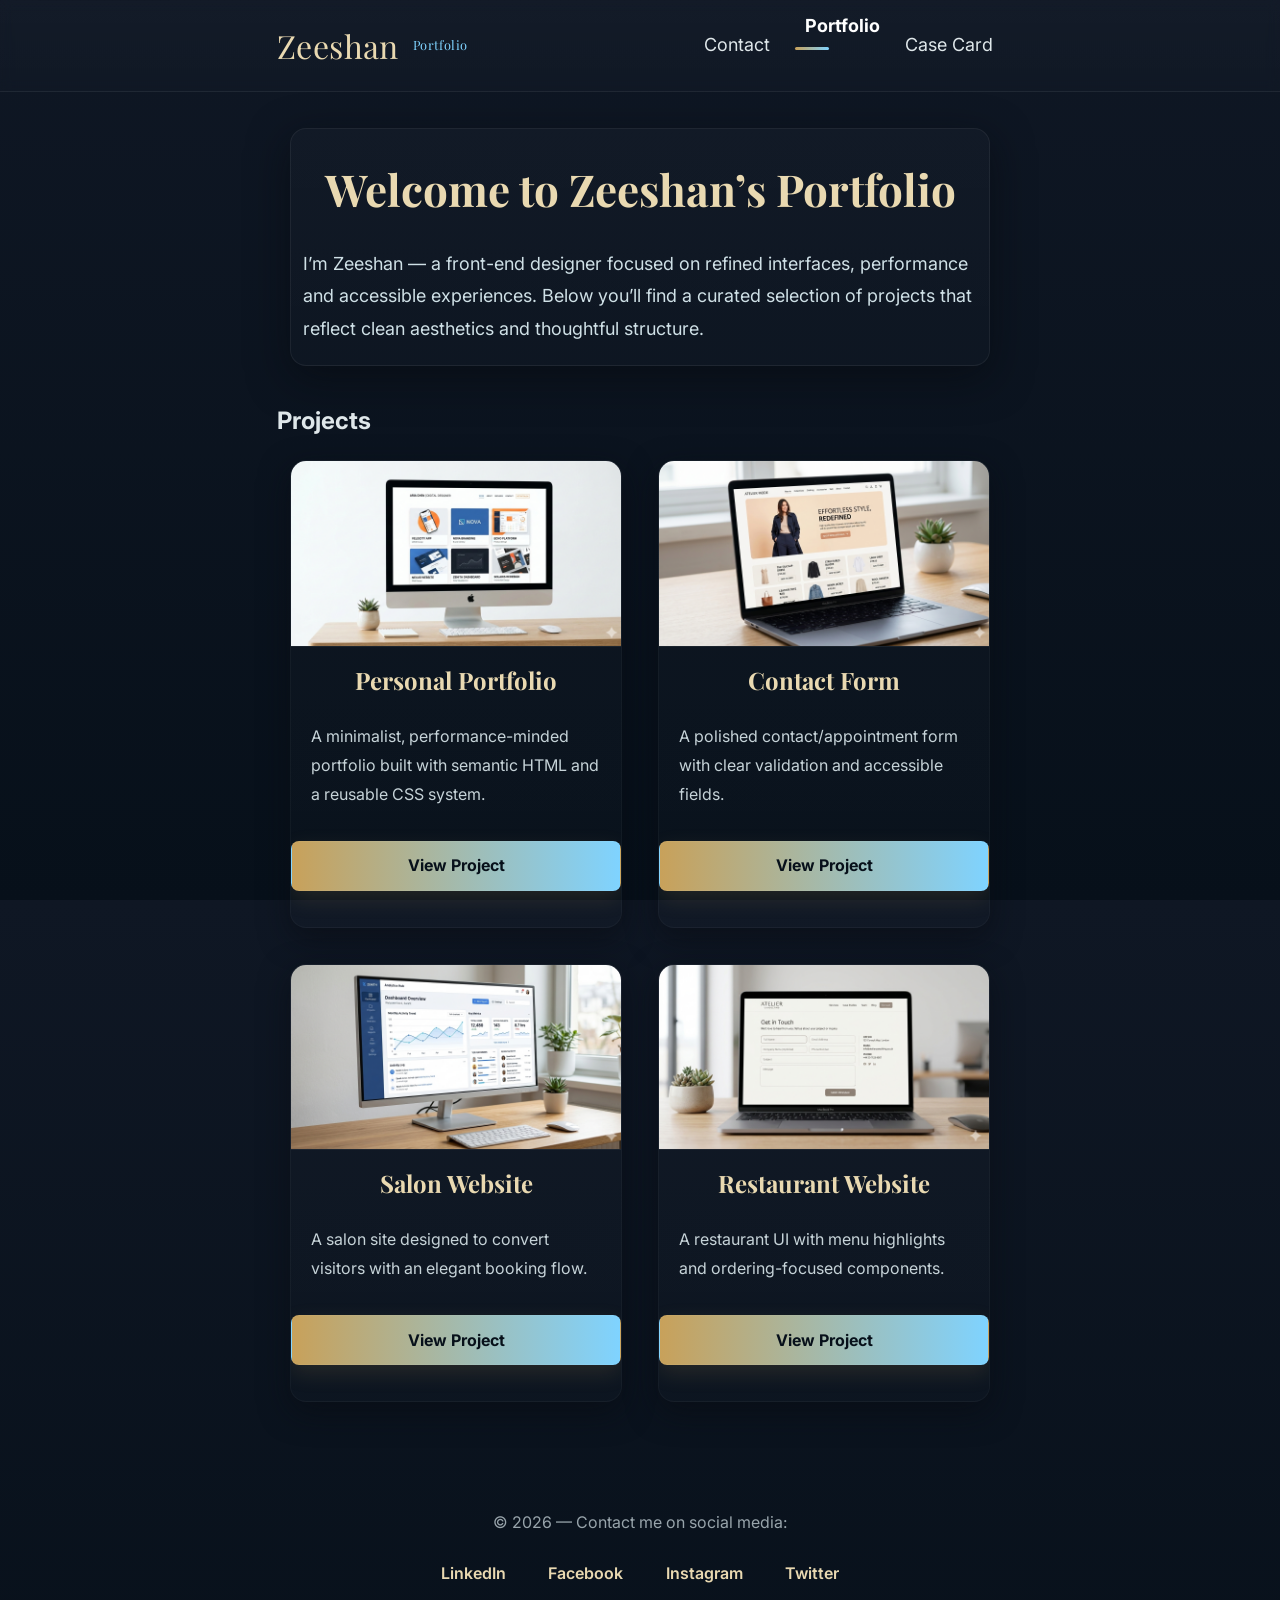
<file: index.html>
<!DOCTYPE html>
<html lang="en">
  <head>
    <meta charset="utf-8" />
    <meta name="viewport" content="width=device-width,initial-scale=1" />
    <title>Zeeshan — Portfolio (Luxury)</title>

    <link rel="preconnect" href="https://fonts.googleapis.com" />
    <link rel="preconnect" href="https://fonts.gstatic.com" crossorigin />
    <link href="https://fonts.googleapis.com/css2?family=Inter:wght@300;400;600;700&family=Playfair+Display:wght@500;700&display=swap" rel="stylesheet">

    <link rel="stylesheet" href="style-sheet/globel.css">
    <link rel="stylesheet" href="style-sheet/portfolio.css">
  </head>
  <body>
    <a class="skip-link-btn" href="#main-content">Skip to main content</a>

    <header class="main-header" role="banner">
      <div class="main-header-container">
        <a href="index.html" class="logo">Zeeshan<span style="font-size:0.8rem; color:var(--color-highlight); margin-left:6px;">Portfolio</span></a>

        <nav class="nav-list" role="navigation" aria-label="Main navigation">
          <ul>
            <li><a href="contact.html">Contact</a></li>
            <li><a href="index.html" class="active">Portfolio</a></li>
            <li><a href="case-card.html">Case Card</a></li>
          </ul>
        </nav>
      </div>
    </header>

    <main class="main-content container" id="main-content">
      <section class="section section-intro">
        <h1 class="section__section-title">Welcome to Zeeshan’s Portfolio</h1>
        <p class="intro-section-detail">I’m Zeeshan — a front-end designer focused on refined interfaces, performance and accessible experiences. Below you’ll find a curated selection of projects that reflect clean aesthetics and thoughtful structure.</p>
      </section>
      
        <h2 id="projects-heading" class="visually-hidden">Projects</h2>
      
      <section class="section project__cards" aria-labelledby="projects-heading">
        <div class="card">
          <img class="card__image" src="images/first-card.png" alt="Screenshot: Personal portfolio project" decoding="async" loading="lazy">
          <h2 class="card__title">Personal Portfolio</h2>
          <p class="card__description">A minimalist, performance-minded portfolio built with semantic HTML and a reusable CSS system.</p>
          <a class="card__button card__button--highlight" href="case-card.html" aria-label="View personal portfolio case study">View Project</a>
        </div>

        <div class="card">
          <img class="card__image" src="images/second-card.png" alt="Screenshot: Contact form project" decoding="async" loading="lazy">
          <h2 class="card__title">Contact Form</h2>
          <p class="card__description">A polished contact/appointment form with clear validation and accessible fields.</p>
          <a class="card__button card__button--highlight" href="contact.html" aria-label="View contact form project">View Project</a>
        </div>

        <div class="card">
          <img class="card__image" src="images/third-card.png" alt="Screenshot: Salon website project" decoding="async" loading="lazy">
          <h2 class="card__title">Salon Website</h2>
          <p class="card__description">A salon site designed to convert visitors with an elegant booking flow.</p>
          <a class="card__button card__button--highlight" href="case-card.html">View Project</a>
        </div>

        <div class="card">
          <img class="card__image" src="images/fourth-card.png" alt="Screenshot: Restaurant website project" decoding="async" loading="lazy">
          <h2 class="card__title">Restaurant Website</h2>
          <p class="card__description">A restaurant UI with menu highlights and ordering-focused components.</p>
          <a class="card__button card__button--highlight" href="case-card.html">View Project</a>
        </div>
      </section>
    </main>

    <footer class="page-footer page-footer__basic" role="contentinfo">
      <span class="footer-detail">© 2026 — Contact me on social media:</span>
      <div class="social-links">
        <a href="https://www.linkedin.com/in/zeeshan-ali-9a0b4b1b5/" target="_blank" rel="noopener noreferrer">LinkedIn</a>
        <a href="https://www.facebook.com/zeeshan.ali.568/" target="_blank" rel="noopener noreferrer">Facebook</a>
        <a href="https://www.instagram.com/zeeshan_ali_47/" target="_blank" rel="noopener noreferrer">Instagram</a>
        <a href="https://www.twitter.com/zeeshan_ali_47/" target="_blank" rel="noopener noreferrer">Twitter</a>
      </div>
    </footer>
  </body>
</html>
</file>
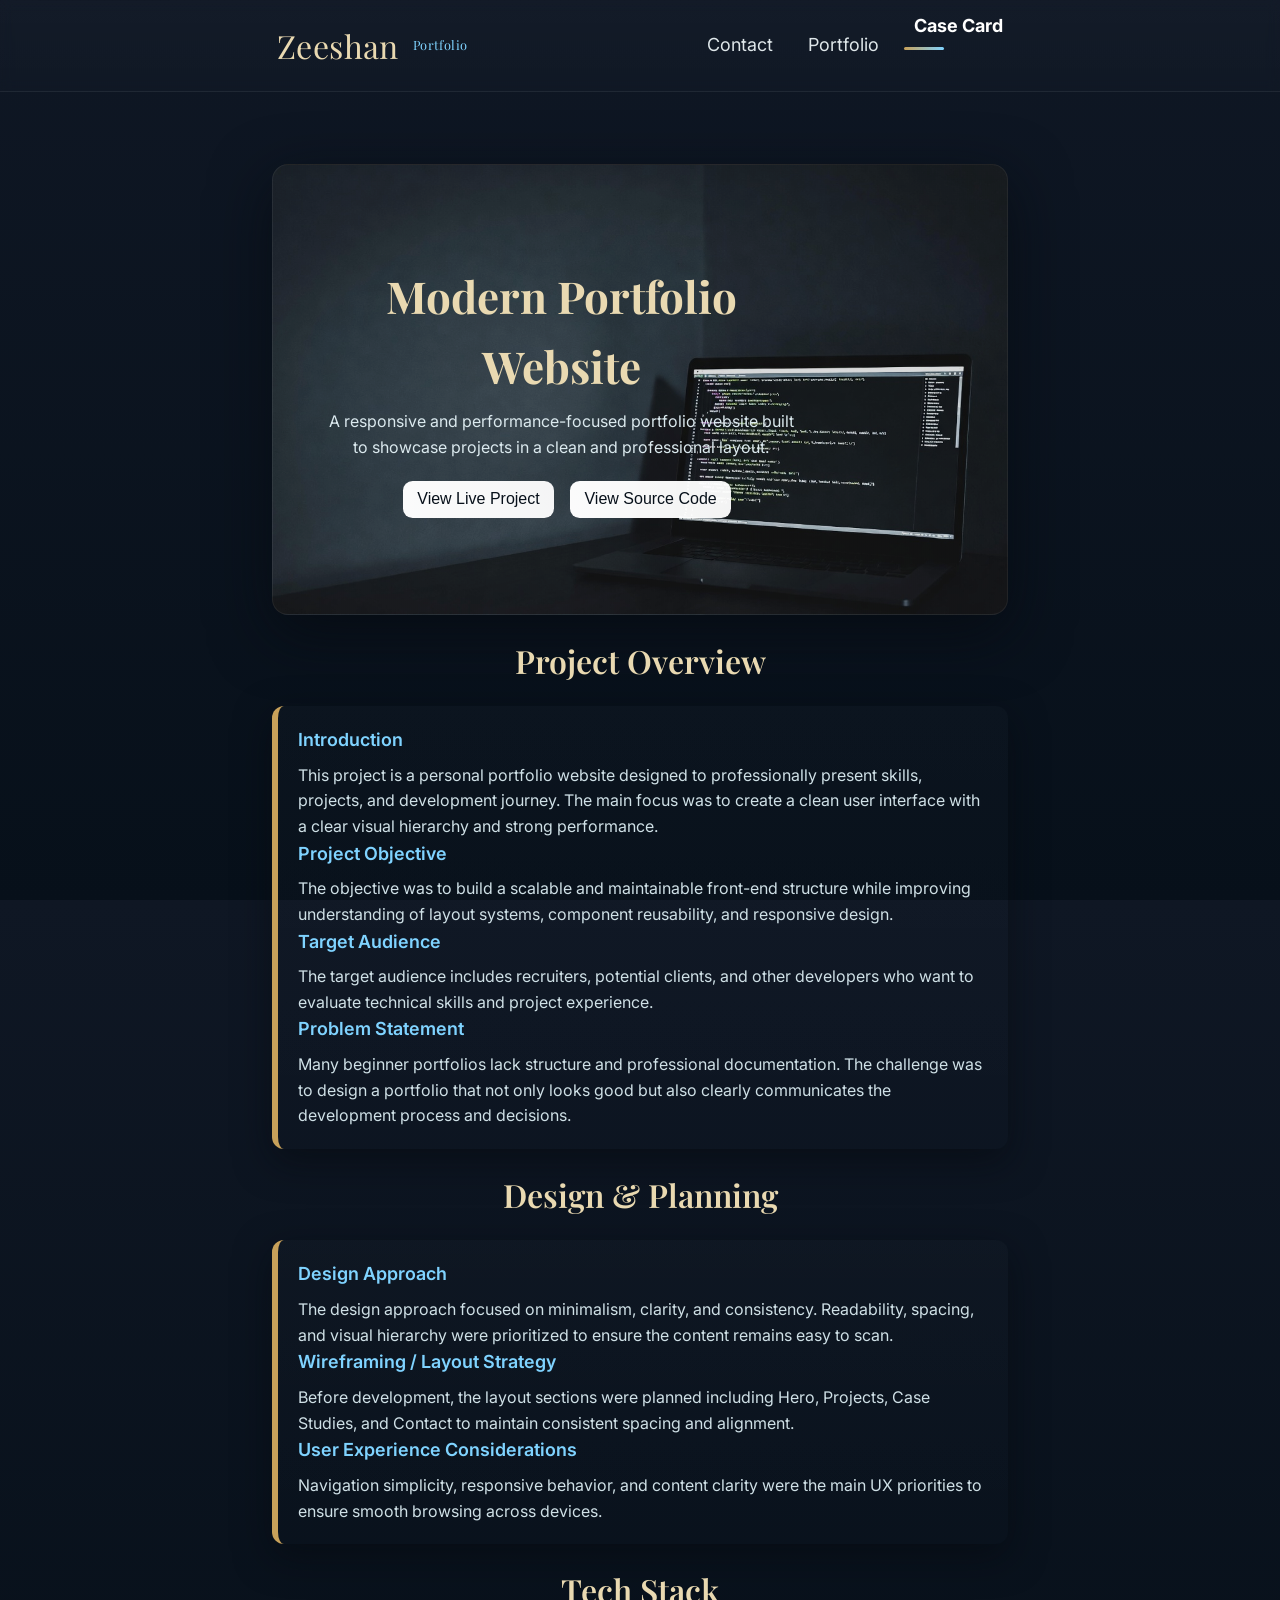
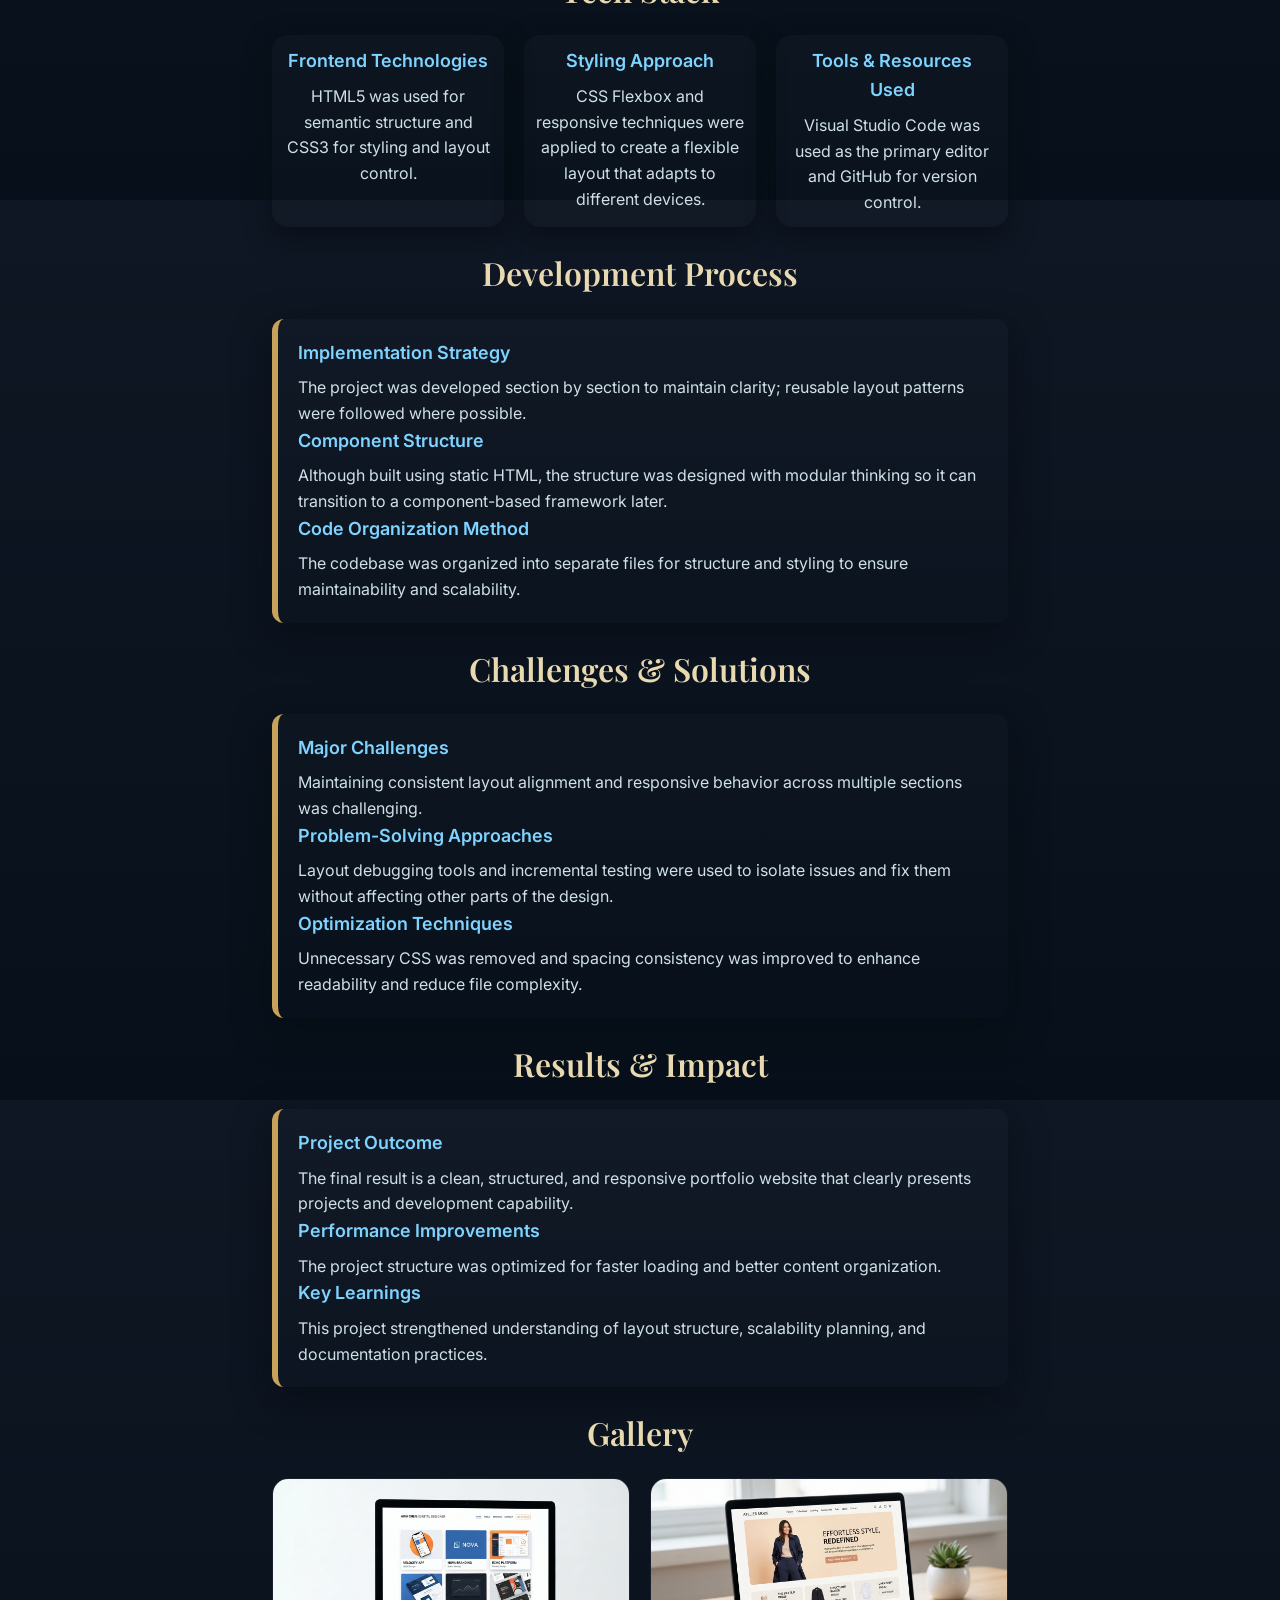
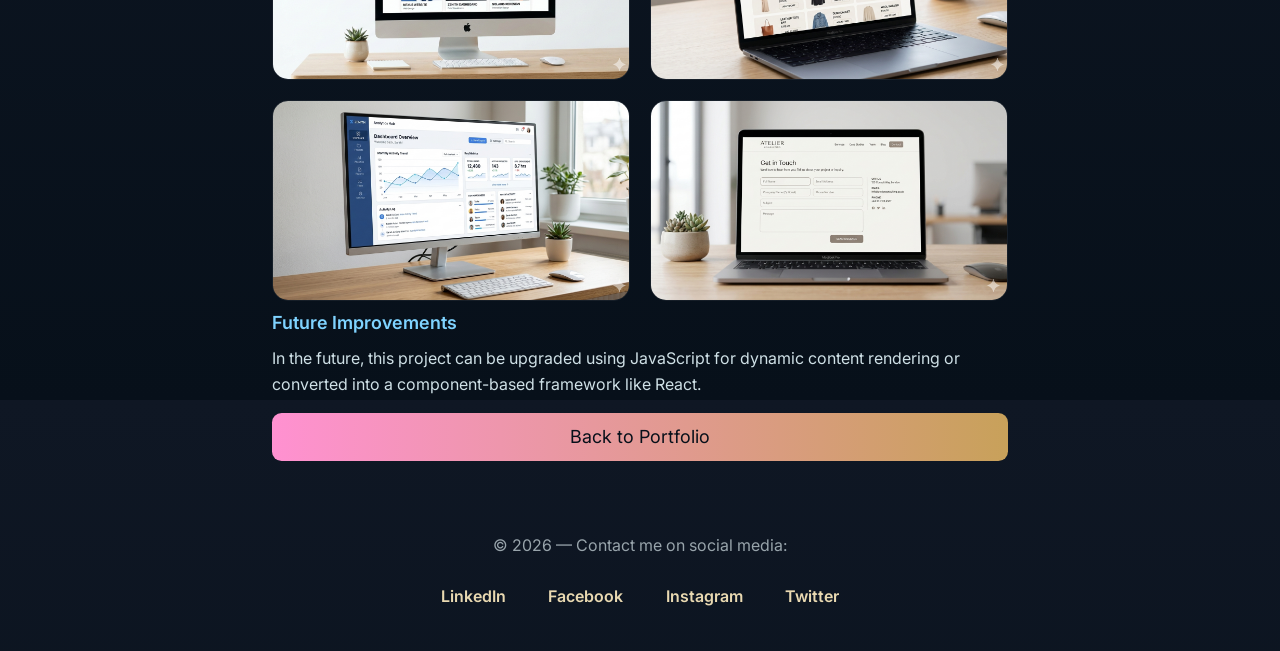
<file: case-card.html>
<!DOCTYPE html>
<html lang="en">
  <head>
    <meta charset="utf-8" />
    <meta name="viewport" content="width=device-width,initial-scale=1" />
    <title>Case Study — Modern Portfolio (Luxury)</title>

    <link rel="preconnect" href="https://fonts.googleapis.com" />
    <link rel="preconnect" href="https://fonts.gstatic.com" crossorigin />
    <link href="https://fonts.googleapis.com/css2?family=Inter:wght@300;400;600;700&family=Playfair+Display:wght@500;700&display=swap" rel="stylesheet">

    <link rel="stylesheet" href="style-sheet/globel.css">
    <link rel="stylesheet" href="style-sheet/case-card.css">
  </head>
  <body>
    <a class="skip-link-btn" href="#main-content">Skip to main content</a>

    <header class="main-header">
      <div class="main-header-container">
        <a href="index.html" class="logo">Zeeshan<span style="font-size:0.8rem; color:var(--color-highlight); margin-left:6px;">Portfolio</span></a>
        <nav class="nav-list" role="navigation" aria-label="Main navigation">
          <ul>
            <li><a href="contact.html">Contact</a></li>
            <li><a href="index.html">Portfolio</a></li>
            <li><a href="case-card.html" class="active">Case Card</a></li>
          </ul>
        </nav>
      </div>
    </header>

    <main id="main-content" class="main-content-for-case-card container" role="main">
      <section class="hero-section" aria-labelledby="project-heading">
        <div class="hero-image-container">
          <h1 id="project-heading" class="hero-title">Modern Portfolio Website</h1>
          <p class="hero-description">A responsive and performance-focused portfolio website built to showcase projects in a clean and professional layout.</p>
          <div>
            <button class="btn" aria-label="View live project">View Live Project</button>
            <button class="btn" aria-label="View source code">View Source Code</button>
          </div>
        </div>
      </section>

      <h2 class="section-title">Project Overview</h2>
      <section class="project-overview">
        <div class="project-details">
          <h3>Introduction</h3>
          <p>This project is a personal portfolio website designed to professionally present skills, projects, and development journey. The main focus was to create a clean user interface with a clear visual hierarchy and strong performance.</p>
        </div>

        <div class="project-details">
          <h3>Project Objective</h3>
          <p>The objective was to build a scalable and maintainable front-end structure while improving understanding of layout systems, component reusability, and responsive design.</p>
        </div>

        <div class="project-details">
          <h3>Target Audience</h3>
          <p>The target audience includes recruiters, potential clients, and other developers who want to evaluate technical skills and project experience.</p>
        </div>

        <div class="project-details">
          <h3>Problem Statement</h3>
          <p>Many beginner portfolios lack structure and professional documentation. The challenge was to design a portfolio that not only looks good but also clearly communicates the development process and decisions.</p>
        </div>
      </section>

      <h2 class="section-title">Design & Planning</h2>
      <section class="project-details-section">
        <div class="project-details">
          <h3>Design Approach</h3>
          <p>The design approach focused on minimalism, clarity, and consistency. Readability, spacing, and visual hierarchy were prioritized to ensure the content remains easy to scan.</p>
        </div>

        <div class="project-details">
          <h3>Wireframing / Layout Strategy</h3>
          <p>Before development, the layout sections were planned including Hero, Projects, Case Studies, and Contact to maintain consistent spacing and alignment.</p>
        </div>

        <div class="project-details">
          <h3>User Experience Considerations</h3>
          <p>Navigation simplicity, responsive behavior, and content clarity were the main UX priorities to ensure smooth browsing across devices.</p>
        </div>
      </section>

      <h2 class="section-title">Tech Stack</h2>
      <section class="skills-section">
        <div class="skills-card-container">
          <div class="skills-card">
            <h3>Frontend Technologies</h3>
            <p>HTML5 was used for semantic structure and CSS3 for styling and layout control.</p>
          </div>

          <div class="skills-card">
            <h3>Styling Approach</h3>
            <p>CSS Flexbox and responsive techniques were applied to create a flexible layout that adapts to different devices.</p>
          </div>

          <div class="skills-card">
            <h3>Tools & Resources Used</h3>
            <p>Visual Studio Code was used as the primary editor and GitHub for version control.</p>
          </div>
        </div>
      </section>

      <h2 class="section-title">Development Process</h2>
      <section class="development-process">
        <div class="development-process-container">
          <h3>Implementation Strategy</h3>
          <p>The project was developed section by section to maintain clarity; reusable layout patterns were followed where possible.</p>
        </div>

        <div class="development-process-container">
          <h3>Component Structure</h3>
          <p>Although built using static HTML, the structure was designed with modular thinking so it can transition to a component-based framework later.</p>
        </div>

        <div class="development-process-container">
          <h3>Code Organization Method</h3>
          <p>The codebase was organized into separate files for structure and styling to ensure maintainability and scalability.</p>
        </div>
      </section>

      <h2 class="section-title">Challenges & Solutions</h2>
      <section class="challenges-solutions">
        <div class="problems-and-solutions-container">
          <h3>Major Challenges</h3>
          <p>Maintaining consistent layout alignment and responsive behavior across multiple sections was challenging.</p>
        </div>

        <div class="problems-and-solutions-container">
          <h3>Problem-Solving Approaches</h3>
          <p>Layout debugging tools and incremental testing were used to isolate issues and fix them without affecting other parts of the design.</p>
        </div>

        <div class="problems-and-solutions-container">
          <h3>Optimization Techniques</h3>
          <p>Unnecessary CSS was removed and spacing consistency was improved to enhance readability and reduce file complexity.</p>
        </div>
      </section>

      <h2 class="section-title">Results & Impact</h2>
      <section class="results-impact">
        <div class="results-reflections-container">
          <h3>Project Outcome</h3>
          <p>The final result is a clean, structured, and responsive portfolio website that clearly presents projects and development capability.</p>
        </div>

        <div class="results-reflections-container">
          <h3>Performance Improvements</h3>
          <p>The project structure was optimized for faster loading and better content organization.</p>
        </div>

        <div class="results-reflections-container">
          <h3>Key Learnings</h3>
          <p>This project strengthened understanding of layout structure, scalability planning, and documentation practices.</p>
        </div>
      </section>

      <section class="gallery-section">
        <h2 class="section-title">Gallery</h2>
        <div class="gallery-container">
          <img class="gallery-image" src="images/first-card.png" alt="Project screenshot 1" decoding="async" loading="lazy">
          <img class="gallery-image" src="images/second-card.png" alt="Project screenshot 2" decoding="async" loading="lazy">
          <img class="gallery-image" src="images/third-card.png" alt="Project screenshot 3" decoding="async" loading="lazy">
          <img class="gallery-image" src="images/fourth-card.png" alt="Project screenshot 4" decoding="async" loading="lazy">
        </div>
      </section>

      <section>
        <div class="future-improvements">
          <h3>Future Improvements</h3>
          <p>In the future, this project can be upgraded using JavaScript for dynamic content rendering or converted into a component-based framework like React.</p>
          <a class="btn btn--highlight-secondary btn__position" href="index.html" aria-label="Back to portfolio">Back to Portfolio</a>
        </div>
      </section>
    </main>

    <footer class="page-footer page-footer__basic">
      <span class="footer-detail">© 2026 — Contact me on social media:</span>
      <div class="social-links">
        <a href="https://www.linkedin.com/in/zeeshan-ali-9a0b4b1b5/" target="_blank" rel="noopener noreferrer">LinkedIn</a>
        <a href="https://www.facebook.com/zeeshan.ali.568/" target="_blank" rel="noopener noreferrer">Facebook</a>
        <a href="https://www.instagram.com/zeeshan_ali_47/" target="_blank" rel="noopener noreferrer">Instagram</a>
        <a href="https://www.twitter.com/zeeshan_ali_47/" target="_blank" rel="noopener noreferrer">Twitter</a>
      </div>
    </footer>
  </body>
</html>
</file>
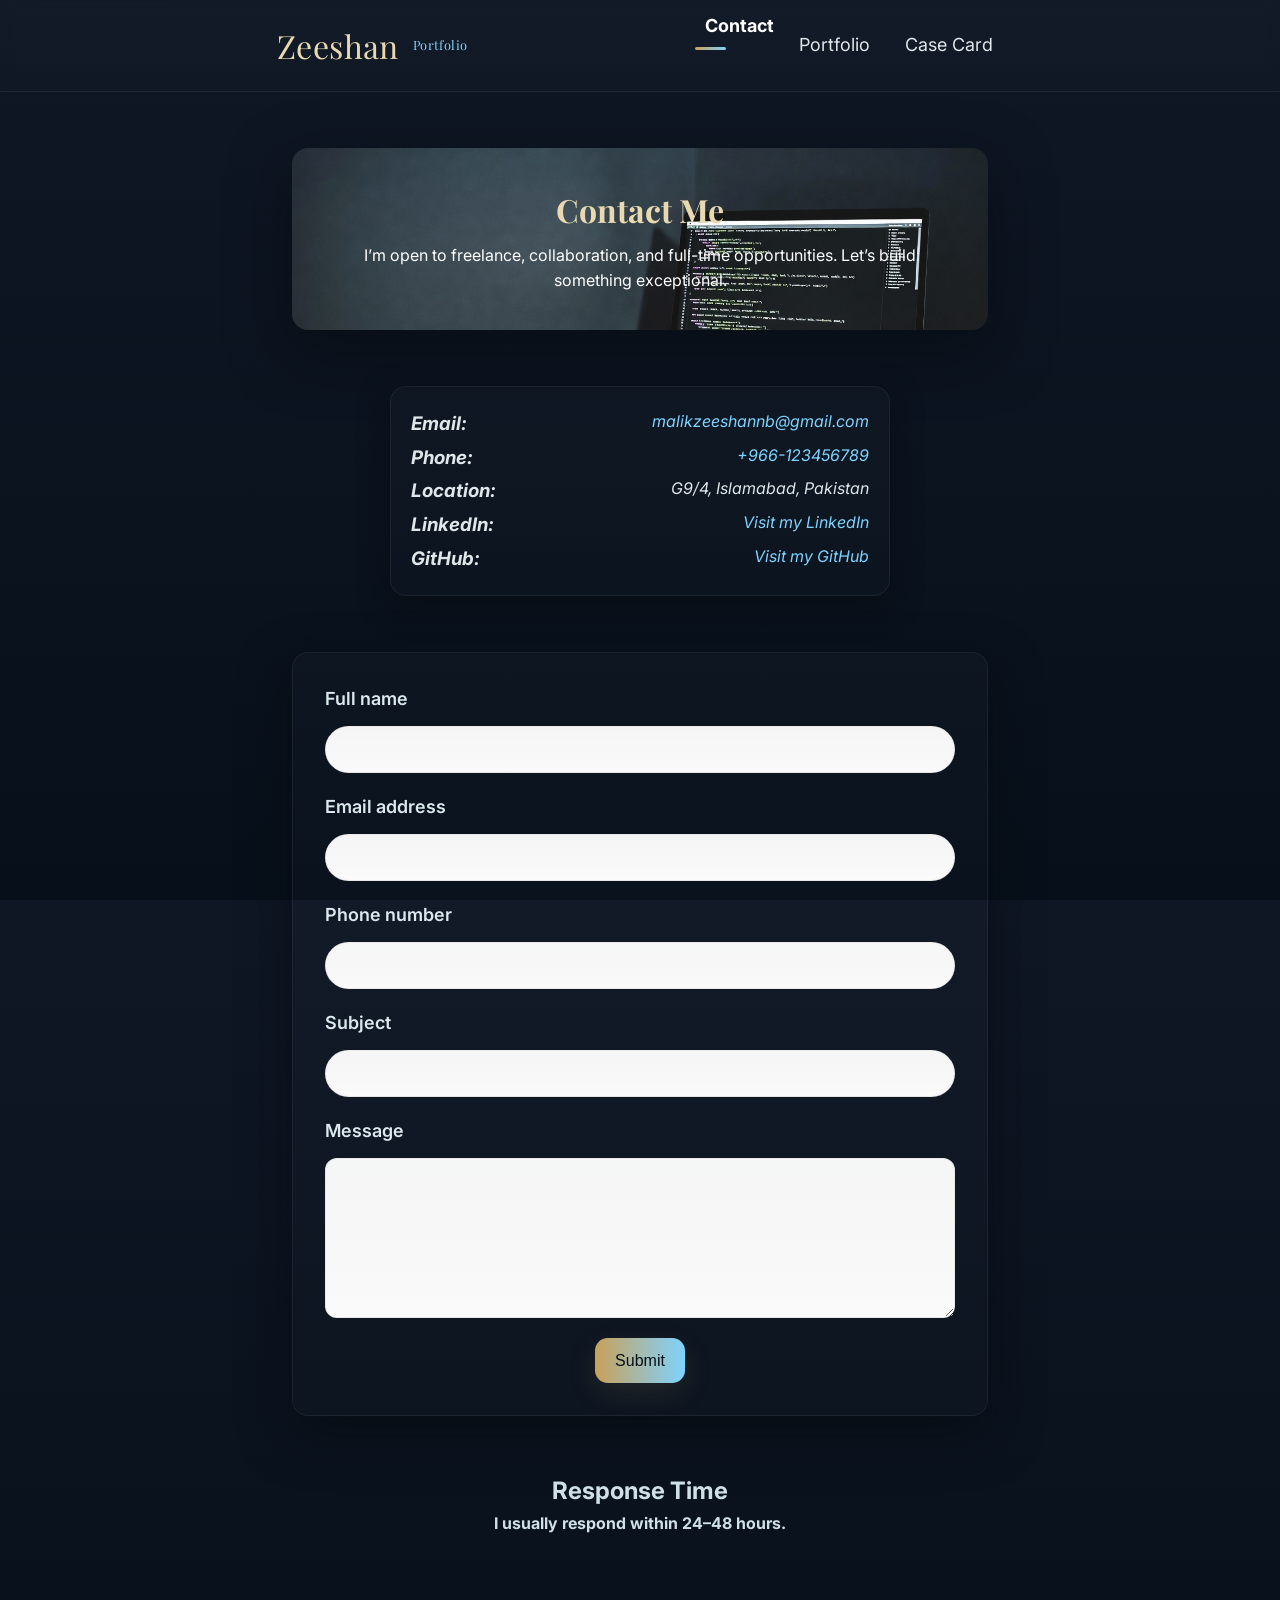
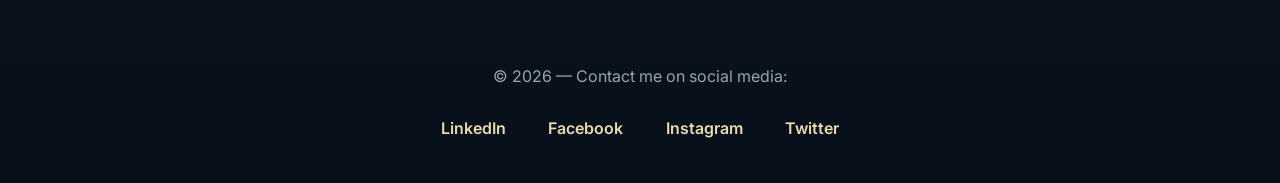
<file: contact.html>
<!DOCTYPE html>
<html lang="en">
  <head>
    <meta charset="utf-8" />
    <meta name="viewport" content="width=device-width,initial-scale=1" />
    <title>Contact — Zeeshan (Luxury)</title>

    <link rel="preconnect" href="https://fonts.googleapis.com" />
    <link rel="preconnect" href="https://fonts.gstatic.com" crossorigin />
    <link href="https://fonts.googleapis.com/css2?family=Inter:wght@300;400;600;700&family=Playfair+Display:wght@500;700&display=swap" rel="stylesheet">

    <link rel="stylesheet" href="style-sheet/globel.css">
    <link rel="stylesheet" href="style-sheet/contact-page.css">
  </head>
  <body>
    <a class="skip-link-btn" href="#main-content">Skip to main content</a>

    <header class="main-header">
      <div class="main-header-container">
        <a href="index.html" class="logo">Zeeshan<span style="font-size:0.8rem; color:var(--color-highlight); margin-left:6px;">Portfolio</span></a>
        <nav class="nav-list" role="navigation" aria-label="Main navigation">
          <ul>
            <li><a href="contact.html" class="active">Contact</a></li>
            <li><a href="index.html">Portfolio</a></li>
            <li><a href="case-card.html">Case Card</a></li>
          </ul>
        </nav>
      </div>
    </header>

    <main class="main-content container" id="main-content" role="main">
      <section class="hero-section" aria-hidden="false">
        <h1 class="section-title">Contact Me</h1>
        <p>I’m open to freelance, collaboration, and full-time opportunities. Let’s build something exceptional.</p>
      </section>

      <section class="contact-information-section">
        <address>
          <div class="contact-info">
            <h3>Email:</h3>
            <a href="mailto:malikzeeshannb@gmail.com">malikzeeshannb@gmail.com</a>
          </div>
          <div class="contact-info">
            <h3>Phone:</h3>
            <a href="tel:+966-123456789">+966-123456789</a>
          </div>
          <div class="contact-info">
            <h3>Location:</h3>
            <span class="location-info">G9/4, Islamabad, Pakistan</span>
          </div>
          <div class="contact-info">
            <h3>LinkedIn:</h3>
            <a aria-label="contact me on my LinkedIn account" href="https://www.linkedin.com" target="_blank" rel="noopener noreferrer">Visit my LinkedIn</a>
          </div>
          <div class="contact-info">
            <h3>GitHub:</h3>
            <a aria-label="contact me on my GitHub account" href="https://www.github.com" target="_blank" rel="noopener noreferrer">Visit my GitHub</a>
          </div>
        </address>
      </section>

      <section class="contact-form-section">
        <form method="post" action="#" aria-label="Contact form">
          <div class="input-block">
            <label for="name">Full name</label>
            <input class="input input__border" type="text" id="name" name="name" required>
          </div>

          <div class="input-block">
            <label for="email">Email address</label>
            <input class="input input__border" type="email" id="email" name="email" required>
          </div>

          <div class="input-block">
            <label for="phone">Phone number</label>
            <input class="input input__border" type="tel" id="phone" name="phone">
          </div>

          <div class="input-block">
            <label for="subject">Subject</label>
            <input class="input input__border" type="text" id="subject" name="subject">
          </div>

          <div class="input-block">
            <label for="message">Message</label>
            <textarea class="textarea__border" id="message" name="message" rows="5" cols="30" maxlength="500" minlength="10" required></textarea>
          </div>

          <button class="btn btn--highlight" type="submit">Submit</button>
        </form>
      </section>

      <section class="responsive-feedback">
        <h2>Response Time</h2>
        <h4>I usually respond within 24–48 hours.</h4>
      </section>
    </main>

    <footer class="page-footer page-footer__basic">
      <span class="footer-detail">© 2026 — Contact me on social media:</span>
      <div class="social-links">
        <a href="https://www.linkedin.com/in/zeeshan-ali-9a0b4b1b5/" target="_blank" rel="noopener noreferrer">LinkedIn</a>
        <a href="https://www.facebook.com/zeeshan.ali.568/" target="_blank" rel="noopener noreferrer">Facebook</a>
        <a href="https://www.instagram.com/zeeshan_ali_47/" target="_blank" rel="noopener noreferrer">Instagram</a>
        <a href="https://www.twitter.com/zeeshan_ali_47/" target="_blank" rel="noopener noreferrer">Twitter</a>
      </div>
    </footer>
  </body>
</html>
</file>
<file: style-sheet/globel.css>
* {
  margin: 0;
  padding: 0;
  box-sizing: border-box;
}

:root {
  --font-heading: 'Playfair Display', serif;
  --font-body: 'Inter', system-ui, -apple-system, 'Segoe UI', Roboto, 'Helvetica Neue', Arial, sans-serif;

  --text-sm: 1rem;
  --text-md: 1.125rem;
  --text-lg: 1.5rem;
  --text-xl: 2rem;
  --text-xxl: 2.75rem;

  --radius-medium: 1rem;
  --radius-pill: 999px;

  --space-xs: 0.25rem;
  --space-sm: 0.75rem;
  --space-md: 1.25rem;
  --space-lg: 2.25rem;
  --space-xl: 3.5rem;

  --color-bg: #0f1724;
  --color-surface: #0b1622;
  --color-muted: #dfe7ea;
  --color-accent: #c8a15a;
  --color-accent-2: #e9d9b1;
  --color-highlight: #7fd3ff;
  --color-shadow: rgba(6, 10, 15, 0.6);

  --glass-bg: rgba(255,255,255,0.03);
  --glass-border: rgba(255,255,255,0.06);

  --easing: cubic-bezier(.2,.9,.2,1);
}

html, body {
  height: 100%;
  background: linear-gradient(180deg, var(--color-bg) 0%, #07101a 100%);
  color: var(--color-muted);
  font-family: var(--font-body);
  -webkit-font-smoothing: antialiased;
  -moz-osx-font-smoothing: grayscale;
  line-height: 1.6;
}

.container {
  max-width: 75ch;
  margin-inline: auto;
  padding: 0 var(--space-sm);
}

.skip-link-btn {
  position: absolute;
  top: 1rem;
  left: 1rem;
  z-index: 1000;
  padding: 0.5rem 0.75rem;
  background: linear-gradient(90deg, var(--color-accent), var(--color-accent-2));
  color: #07101a;
  border-radius: var(--radius-medium);
  text-decoration: none;
  transform: translateY(-200%);
  transition: transform 280ms var(--easing), box-shadow 280ms var(--easing);
  box-shadow: 0 6px 18px rgba(8,10,12,0.45);
}

.skip-link-btn:focus {
  transform: translateY(0);
  outline: 3px solid rgba(255,255,255,0.06);
  outline-offset: 4px;
}

.main-header {
  backdrop-filter: blur(6px);
  background: linear-gradient(180deg, rgba(255,255,255,0.02), rgba(255,255,255,0.01));
  border-bottom: 1px solid var(--glass-border);
  position: sticky;
  top: 0;
  z-index: 800;
}

.main-header-container {
  max-width: 75ch;
  margin-inline: auto;
  display: flex;
  align-items: center;
  justify-content: space-between;
  padding: var(--space-sm) var(--space-sm);
}

.logo {
  font-family: var(--font-heading);
  font-size: var(--text-xl);
  letter-spacing: 0.4px;
  color: var(--color-accent-2);
  text-decoration: none;
  display: inline-flex;
  align-items: center;
  gap: 0.5rem;
}

.nav-list ul {
  display: flex;
  gap: 1rem;
  list-style: none;
  align-items: center;
}

.nav-list a {
  color: var(--color-muted);
  font-size: var(--text-md);
  text-decoration: none;
  padding: 0.4rem 0.6rem;
  border-radius: 8px;
  transition: all 240ms var(--easing);
  position: relative;
}

.nav-list a:hover,
.nav-list a:focus {
  color: white;
  transform: translateY(-2px);
  box-shadow: 0 6px 18px rgba(0,0,0,0.6), 0 0 12px rgba(127,211,255,0.06);
}

.nav-list a.active {
  color: white;
  font-weight: 700;
}

.nav-list a.active::after {
  content: "";
  display: block;
  height: 3px;
  width: 40%;
  background: linear-gradient(90deg, var(--color-accent), var(--color-highlight));
  border-radius: 4px;
  margin-top: 6px;
}

.page-footer__basic {
  max-width: 75ch;
  margin-inline: auto;
  padding: var(--space-lg) var(--space-sm);
  text-align: center;
  color: #bfcad0;
}

.footer-detail {
  display: block;
  margin-bottom: var(--space-md);
  color: #98a4ab;
}

.social-links {
  display: flex;
  gap: var(--space-md);
  justify-content: center;
  flex-wrap: wrap;
}

.social-links a {
  color: var(--color-accent-2);
  text-decoration: none;
  font-weight: 600;
  padding: 0.35rem 0.7rem;
  border-radius: 8px;
  transition: transform 220ms var(--easing), box-shadow 220ms var(--easing);
}

.social-links a:hover {
  transform: translateY(-3px);
  box-shadow: 0 8px 20px rgba(6,10,15,0.5);
}

@media (max-width: 760px) {
  .main-header-container {
    padding-inline: var(--space-sm);
  }

  .nav-list ul {
    gap: 0.5rem;
  }

  .logo {
    font-size: 1.125rem;
  }
}
</file>
<file: style-sheet/portfolio.css>
.main-content {
  max-width: 75ch;
  margin-inline: auto;
  padding: var(--space-lg) var(--space-sm);
  min-height: 720px;
  color: var(--color-muted);
}

.section {
  max-width: 70ch;
  margin-inline: auto;
  line-height: 1.8;
  margin-bottom: var(--space-lg);
}

.section-intro {
  padding: var(--space-md) var(--space-sm);
  border-radius: var(--radius-medium);
  background: linear-gradient(180deg, rgba(255,255,255,0.02), rgba(255,255,255,0.01));
  border: 1px solid var(--glass-border);
  box-shadow: 0 12px 40px rgba(6,10,15,0.6);
}

.section__section-title {
  text-align: center;
  font-size: var(--text-xxl);
  font-family: var(--font-heading);
  color: var(--color-accent-2);
  margin-bottom: var(--space-md);
}

.project__cards {
  display: grid;
  grid-template-columns: repeat(auto-fit, minmax(300px, 1fr));
  gap: var(--space-lg);
  margin-top: var(--space-md);
}

.card {
  background: linear-gradient(180deg, rgba(255,255,255,0.02), rgba(255,255,255,0.01));
  border-radius: var(--radius-medium);
  overflow: hidden;
  padding-bottom: var(--space-md);
  transition: transform 350ms var(--easing), box-shadow 350ms var(--easing);
  border: 1px solid rgba(255,255,255,0.03);
  box-shadow: 0 10px 30px rgba(8,12,18,0.6);
}

.card:hover {
  transform: translateY(-8px) scale(1.01);
  box-shadow: 0 26px 60px rgba(6,10,15,0.7);
}

.card__image {
  width: 100%;
  display: block;
  aspect-ratio: 16/9;
  object-fit: cover;
  border-bottom: 1px solid var(--glass-border);
}

.card__title {
  text-align: center;
  margin-top: var(--space-sm);
  font-family: var(--font-heading);
  font-size: var(--text-lg);
  color: var(--color-accent-2);
}

.card__description {
  padding: var(--space-md);
  font-size: var(--text-sm);
  color: #c6d3d8;
}

.card__button {
  display: block;
  text-align: center;
  border-radius: 8px;
  padding: 0.6rem 1rem;
  margin: 0.75rem auto 1rem;
  text-decoration: none;
  background: linear-gradient(90deg, rgba(200,161,90,0.08), rgba(127,211,255,0.03));
  color: var(--color-accent-2);
  font-weight: 700;
  border: 1px solid rgba(255,255,255,0.04);
  cursor: pointer;
  transition: all 260ms var(--easing);
}

.card__button--highlight {
  background: linear-gradient(90deg, var(--color-accent), var(--color-highlight));
  color: #07101a;
  box-shadow: 0 8px 22px rgba(200,161,90,0.14);
}

.card__button:hover {
  transform: translateY(-3px);
}

.section-intro p {
  color: #cfe0e6;
  font-size: var(--text-md);
}
</file>
<file: style-sheet/case-card.css>
.main-content-for-case-card {
  max-width: 76ch;
  margin-inline: auto;
  min-height: 720px;
  padding: var(--space-lg) var(--space-sm);
  color: var(--color-muted);
}

.hero-section {
  background: linear-gradient(180deg, rgba(6,10,15,0.18), rgba(6,10,15,0.12)), url('../images/laptopimage.jpg');
  background-size: cover;
  background-position: center;
  margin-top: var(--space-lg);
  padding: 96px 48px;
  color: #ffffff;
  border-radius: 1rem;
  box-shadow: 0 18px 60px rgba(6,10,15,0.7);
  border: 1px solid var(--glass-border);
}

.hero-title {
  font-family: var(--font-heading);
  font-size: var(--text-xxl);
  color: var(--color-accent-2);
  margin-bottom: 0.5rem;
}

.hero-image-container {
  max-width: 48ch;
  margin-inline: 0 auto;
  text-align: center;
  line-height: 1.6;
}

.hero-description {
  color: #dbe9ee;
  margin-bottom: var(--space-md);
}

.btn {
  background: linear-gradient(90deg, rgba(255,255,255,0.98), rgba(255,255,255,0.95));
  color: #07101a;
  font-size: var(--text-sm);
  cursor: pointer;
  transition: all 260ms var(--easing);
  border: none;
  padding: 0.6rem 0.9rem;
  border-radius: 0.6rem;
  margin-left: var(--space-sm);
}

.btn--highlight {
  background: linear-gradient(90deg, var(--color-accent), var(--color-highlight));
  color: #07101a;
}

.btn--highlight-secondary {
  background: linear-gradient(90deg, #ff91d1, var(--color-accent));
  color: #07101a;
  
}

.btn:hover {
  transform: translateY(-4px);
  box-shadow: 0 16px 40px rgba(6,10,15,0.6);
}

.btn:active {
  transform: translateY(-2px);
  opacity: 0.95;
}

.btn__position {
  font-size: var(--text-md);
  display: block;
  align-items: center;
  margin: 1rem auto 0;
  text-decoration: none;
  text-align: center;
}

.project-overview, .project-details-section, .development-process, .challenges-solutions, .results-impact {
  margin-top: var(--space-md);
  padding: var(--space-md);
  border-radius: 12px;
  background: linear-gradient(180deg, rgba(255,255,255,0.01), rgba(255,255,255,0.0));
  border-left: 6px solid var(--color-accent);
  box-shadow: 0 12px 36px rgba(6,10,15,0.55);
}

.section-title {
  margin-top: var(--space-md);
  text-align: center;
  font-size: var(--text-xl);
  margin-bottom: var(--space-sm);
  font-weight: 600;
  font-family: var(--font-heading);
  color: var(--color-accent-2);
}

h3 {
  font-size: var(--text-md);
  color: var(--color-highlight);
  font-weight: 600;
  margin-bottom: 0.5rem;
}

p {
  font-size: var(--text-sm);
  color: #cfe0e6;
}

.skills-section {
  margin-top: var(--space-md);
}

.skills-card-container {
  display: grid;
  grid-template-columns: repeat(auto-fit, minmax(220px, 1fr));
  gap: var(--space-md);
}

.skills-card {
  text-align: center;
  padding: var(--space-sm);
  border-radius: var(--radius-medium);
  background: linear-gradient(180deg, rgba(255,255,255,0.02), rgba(255,255,255,0.01));
  box-shadow: 0 8px 26px rgba(6,10,15,0.6);
  transition: transform 260ms var(--easing), box-shadow 260ms var(--easing);
  cursor: default;
}

.skills-card:hover {
  transform: translateY(-6px);
  box-shadow: 0 20px 60px rgba(6,10,15,0.7);
}

.gallery-container {
  display: grid;
  grid-template-columns: repeat(auto-fit, minmax(250px, 1fr));
  gap: var(--space-md);
  margin-top: var(--space-md);
}

.gallery-image {
  display: block;
  width: 100%;
  object-fit: cover;
  aspect-ratio: 16/9;
  border-radius: var(--radius-medium);
  transition: transform 260ms var(--easing), box-shadow 260ms var(--easing);
  cursor: pointer;
  border: 1px solid var(--glass-border);
}

.gallery-image:hover {
  transform: translateY(-6px) scale(1.02);
  box-shadow: 0 22px 60px rgba(6,10,15,0.7), 0 0 18px rgba(127,211,255,0.04);
}

.future-improvements {
  margin-top: 0.5rem;
}
</file>
<file: style-sheet/contact-page.css>
.main-content {
  max-width: 72ch;
  line-height: 1.6;
  margin-inline: auto;
  padding: var(--space-lg) var(--space-sm);
  margin-top: var(--space-md);
}

.hero-section {
  background: linear-gradient(180deg, rgba(127,211,255,0.03), rgba(200,161,90,0.02)), url('../images/laptopimage.jpg');
  background-size: cover;
  background-position: center;
  border-radius: var(--radius-medium);
  padding: var(--space-lg);
  text-align: center;
  color: white;
  box-shadow: 0 20px 60px rgba(6,10,15,0.6);
}

.section-title {
  font-family: var(--font-heading);
  font-size: var(--text-xl);
  color: var(--color-accent-2);
  margin-bottom: 0.5rem;
}

.contact-information-section {
  margin-top: var(--space-xl);
  max-width: 50ch;
  margin-inline: auto;
}

address {
  line-height: 1.8;
  padding: var(--space-md);
  border-radius: var(--radius-medium);
  background: linear-gradient(180deg, rgba(255,255,255,0.02), rgba(255,255,255,0.01));
  box-shadow: 0 10px 30px rgba(6,10,15,0.6);
  border: 1px solid var(--glass-border);
}

.contact-info {
  display: flex;
  justify-content: space-between;
  font-size: var(--text-sm);
  gap: var(--space-md);
}

.contact-info > a {
  text-decoration: none;
  color: var(--color-highlight);
  transition: all 250ms var(--easing);
}

.contact-info > a:hover {
  border-bottom: 1px dashed var(--color-accent-2);
  transform: translateY(-2px);
}

.contact-form-section {
  margin-top: var(--space-xl);
}

form {
  border-radius: var(--radius-medium);
  box-shadow: 0 18px 50px rgba(6,10,15,0.6);
  padding: 2rem;
  background: linear-gradient(180deg, rgba(255,255,255,0.02), rgba(255,255,255,0.01));
  border: 1px solid var(--glass-border);
}

.input-block {
  display: flex;
  flex-direction: column;
  margin-bottom: var(--space-md);
}

label {
  font-size: var(--text-md);
  font-weight: 600;
  margin-bottom: var(--space-sm);
  color: #dbe9ee;
}

.input, textarea {
  font-size: var(--text-sm);
  padding: 0.85rem;
  color: #0b1622;
  background: linear-gradient(180deg, rgba(255,255,255,0.96), rgba(255,255,255,0.98));
  border: 1px solid rgba(6,10,15,0.06);
  border-radius: 12px;
  transition: transform 180ms var(--easing), box-shadow 180ms var(--easing);
}

.textarea__border {
  min-height: 160px;
}

.input__border {
  border-radius: 999px;
}

.input:hover, textarea:hover {
  transform: translateY(-2px);
  box-shadow: 0 10px 26px rgba(6,10,15,0.12);
}

.input:focus, textarea:focus {
  outline: 3px solid rgba(127,211,255,0.16);
  outline-offset: 3px;
  transform: translateY(-2px);
}

.btn {
  background: linear-gradient(90deg, var(--color-accent), var(--color-highlight));
  color: #07101a;
  font-size: var(--text-sm);
  cursor: pointer;
  border: none;
  padding: 0.85rem 1.25rem;
  border-radius: 0.8rem;
  margin: 1rem auto 0;
  display: block;
  transition: transform 220ms var(--easing), box-shadow 220ms var(--easing);
  box-shadow: 0 10px 30px rgba(200,161,90,0.12);
}

.btn:hover {
  transform: translateY(-4px) scale(1.01);
  box-shadow: 0 20px 60px rgba(200,161,90,0.16);
}

.responsive-feedback {
  margin-top: var(--space-xl);
  margin-bottom: var(--space-xl);
  text-align: center;
  color: #cfe0e6;
}
</file>
